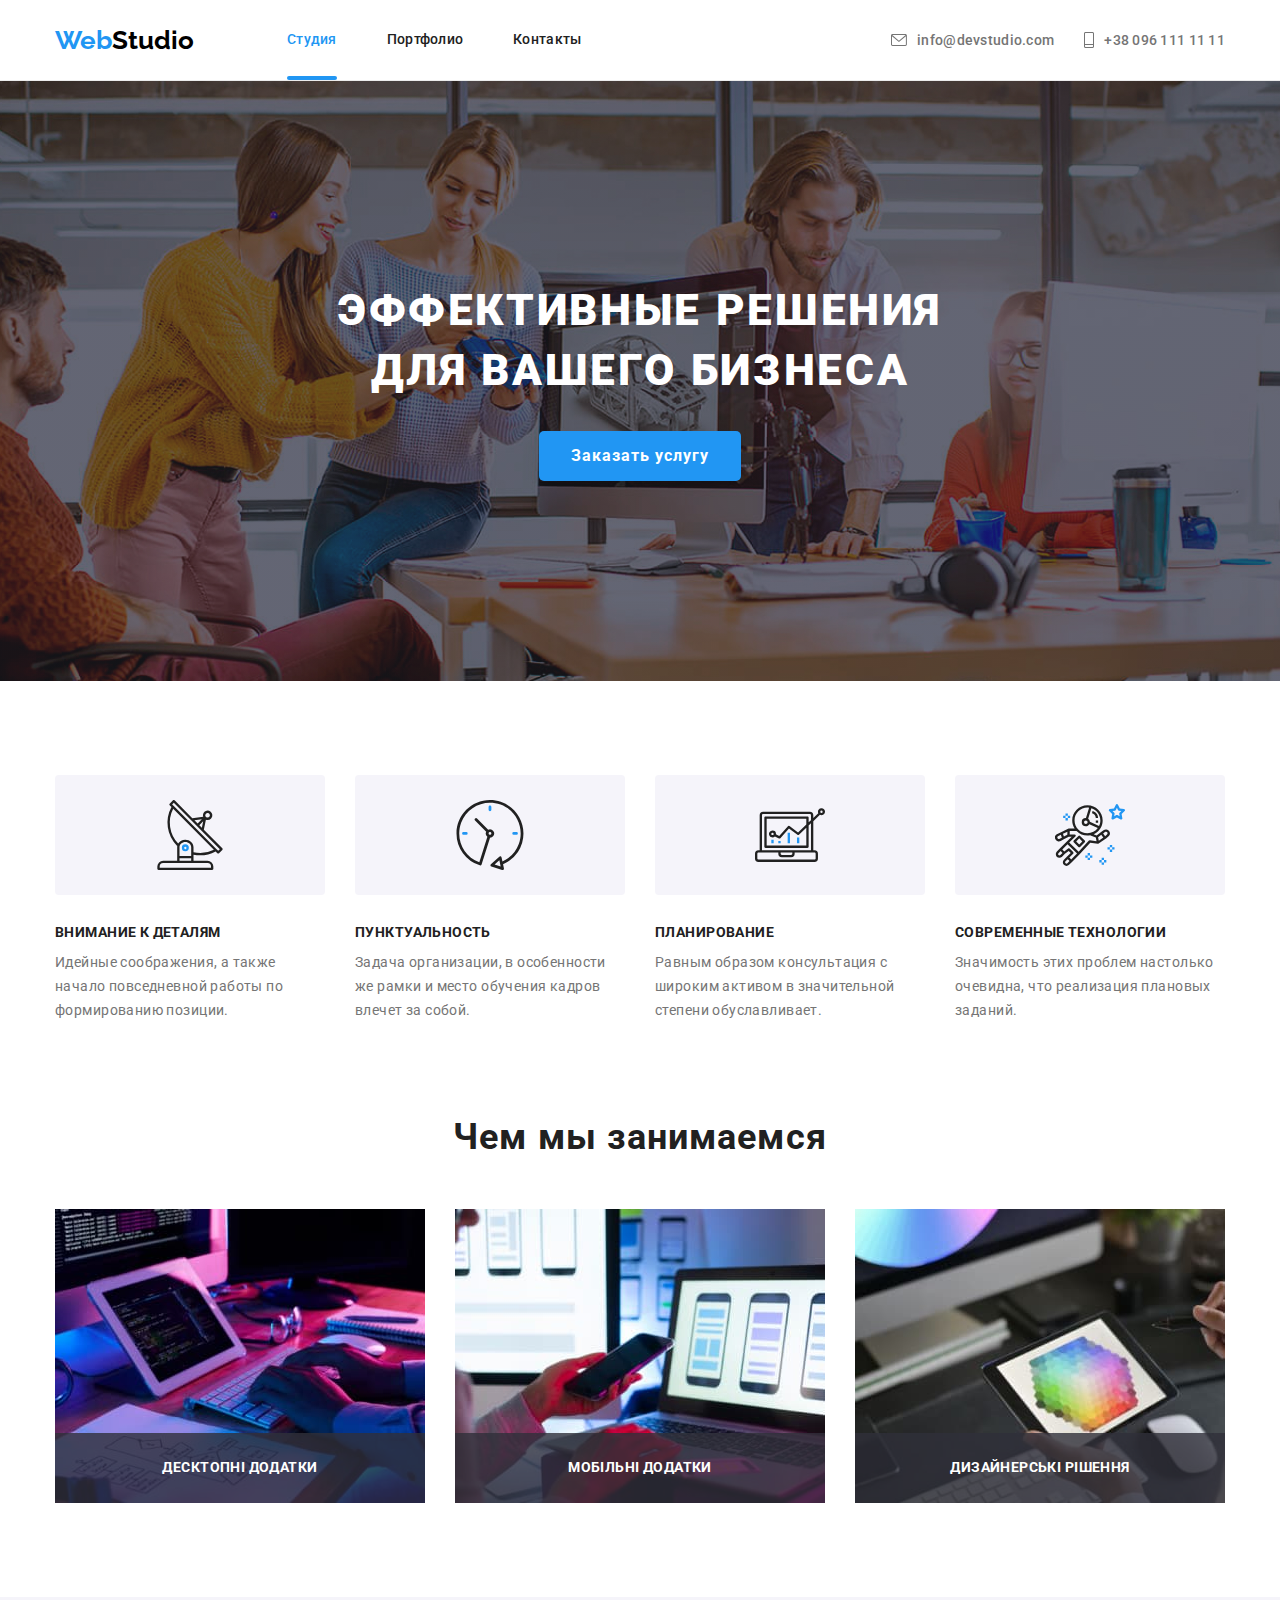
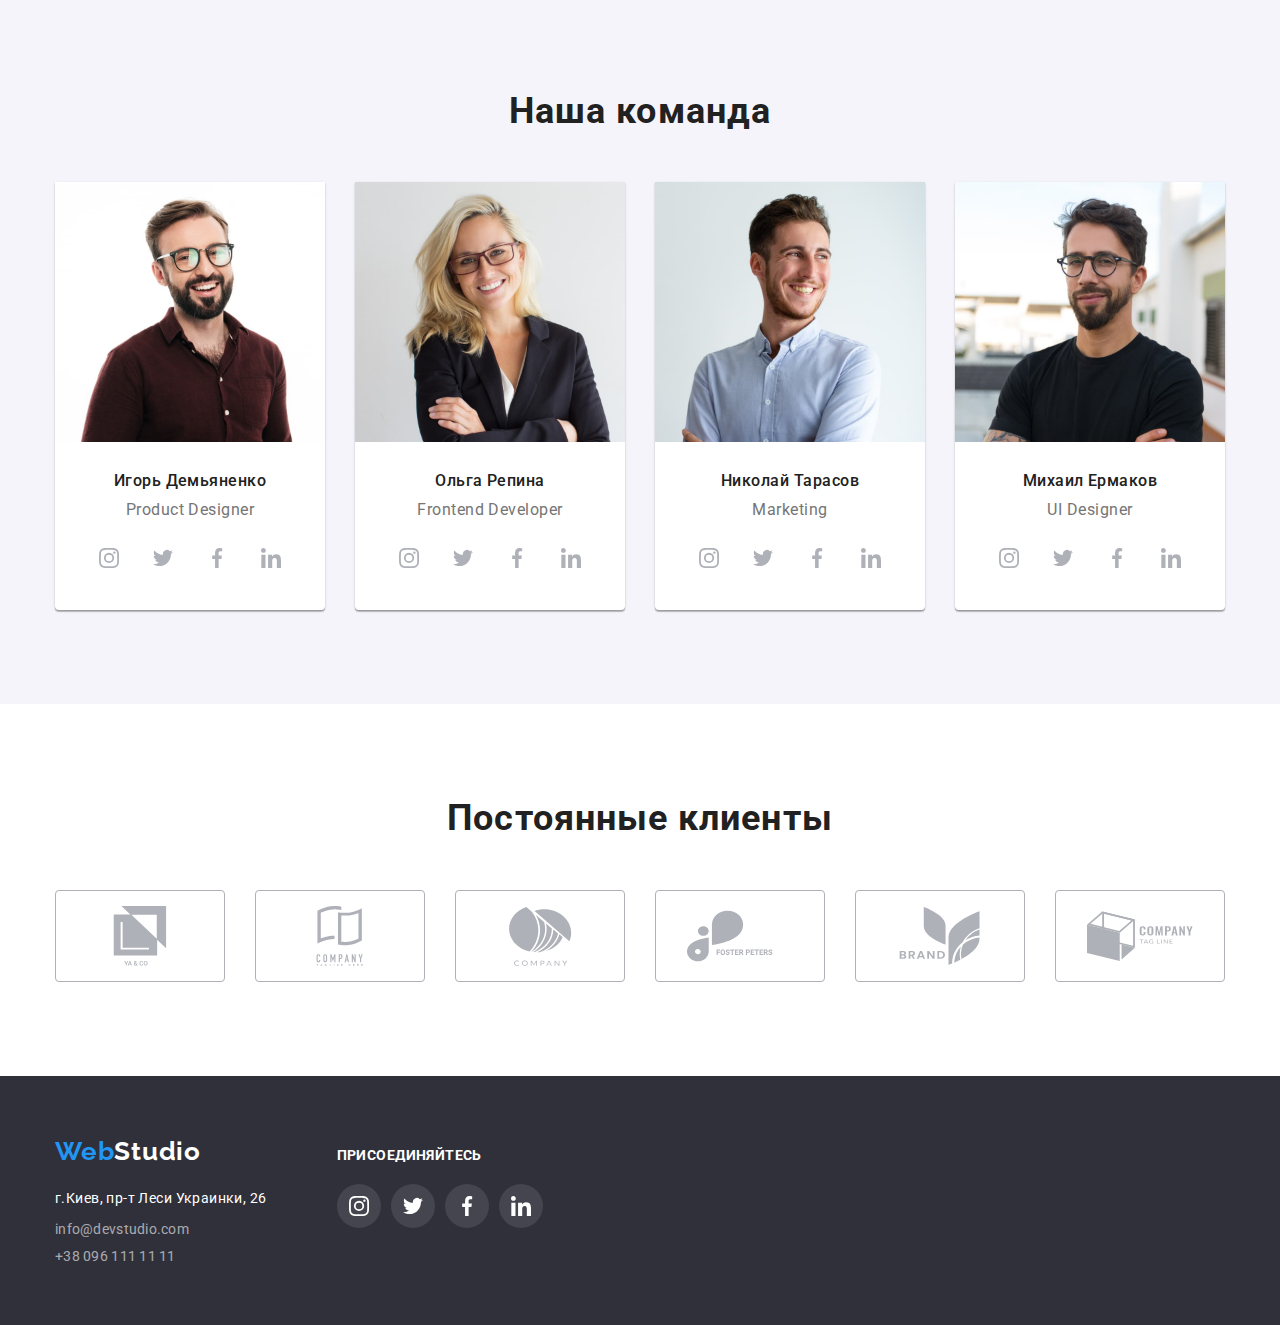
<file: index.html>
<!DOCTYPE html>
<html lang="ru">

<head>
  <meta charset="UTF-8" />
  <meta http-equiv="X-UA-Compatible" content="IE=edge" />
  <meta name="viewport" content="width=device-width, initial-scale=1.0" />
  <title>Веб студия</title>
  <link href="https://fonts.googleapis.com/css2?family=Raleway:wght@700&family=Roboto:wght@400;500;700;900&display=swap"
    rel="stylesheet" />
  <link rel="stylesheet"
    href="https://cdnjs.cloudflare.com/ajax/libs/modern-normalize/1.1.0/modern-normalize.min.css" />
  <link rel="stylesheet" href=" ./css/styles.css" />
</head>

<body>
  <!-- Шапка сайта -->
  <header class="header">
    <div class="container flex">
      <a class="logo" href="./index.html" lang="en"><span class="blue-logo">Web</span>Studio</a>
      <nav class="header-nav">
        <ul class="header-list list">
          <li class="header-list-item list">
            <a href="./index.html" class="header-link current-page link">Студия</a>
          </li>
          <li class="header-list-item list">
            <a href="./portfolio.html" class="header-link">Портфолио</a>
          </li>
          <li class="header-list-item list">
            <a href="#" class="header-link">Контакты</a>
          </li>
        </ul>
      </nav>

      <ul class="contacts">
        <li class="contact-list-item">
          <a href="mailto:info@devstudio.com" class="contacts-list-link">
            <svg class="contacts-icon" width="16" height="12">
              <use href="./images/icons-cont.svg#icon-envelope"></use>
            </svg>
            info@devstudio.com
          </a>
        </li>

        <li class="contact-list-item">
          <a href="tel:+380961111111" class="contacts-list-link">
            <svg class="contacts-icon" width="10" height="16">
              <use href="./images/icons-cont.svg#icon-Vector"></use>
            </svg>
            +38 096 111 11 11
          </a>
        </li>
      </ul>
    </div>
  </header>

  <main>
    <!--Герой-->
    <section class="hero">
      <div class="hero-content">
        <h1 class="hero-title">Эффективные решения для вашего бизнеса</h1>
        <button type="button" class="header-btn" data-modal-open>Заказать услугу</button>

      </div>
    </section>

    <!--Особенности-->
    <section class="page-sections">
      <div class="container">
        <h2 class="visually-hidden">Особенности студии</h2>

        <ul class="feauters-list list">
          <li class="feauter-item">
            <h3 class="feauter-sub-title">Внимание к деталям</h3>
            <p class="feauter-after-title">
              Идейные соображения, а также начало повседневной работы по формированию позиции.
            </p>
          </li>
          <li class="feauter-item">
            <h3 class="feauter-sub-title">Пунктуальность</h3>
            <p class="feauter-after-title">
              Задача организации, в особенности же рамки и место обучения кадров влечет за собой.
            </p>
          </li>
          <li class="feauter-item">
            <h3 class="feauter-sub-title">Планирование</h3>
            <p class="feauter-after-title">
              Равным образом консультация с широким активом в значительной степени обуславливает.
            </p>
          </li>
          <li class="feauter-item">
            <h3 class="feauter-sub-title">Современные технологии</h3>
            <p class="feauter-after-title">
              Значимость этих проблем настолько очевидна, что реализация плановых заданий.
            </p>
          </li>
        </ul>
      </div>
    </section>
    <!--Деятельность-->
    <section class="activity page-sections">
      <div class="container">
        <h2 class="activity-title">Чем мы занимаемся</h2>
        <ul class="activity-list list">
          <li class="activity-item">
            <img src="./images/about-img-1.jpeg" alt="software development" width="370" height="294" />
            <p class="activity-element">Десктопні додатки</p>
          </li>
          <li class="activity-item">
            <img src="./images/about-img-2.jpeg" alt="mobile application testing" width="370" height="294" />
            <p class="activity-element">Мобільні додатки</p>
          </li>

          <li class="activity-item">
            <img src="./images/about-img-3.jpeg" alt="working with the color palette" width="370" height="294" />
            <p class="activity-element">Дизайнерські рішення</p>
          </li>
        </ul>
      </div>
    </section>

    <!--Команда-->
    <section class="team page-sections">
      <div class="container">
        <h2 class="team-title">Наша команда</h2>
        <ul class="team-list list">
          <li class="team-item">
            <img src="./images/igor-img-1.jpeg" alt="Игорь Демьяненко" width="270" height="260" />
            <div class="team-box">
              <h3 class="team-item-title">Игорь Демьяненко</h3>
              <p class="team-item-text" lang="en">Product Designer</p>
              <ul class="team-soc list">
                <li class="team-soc-item">
                  <a href="" class="team-soc-link link">
                    <svg class="team-soc-icon" width="20" height="20">
                      <use href="./images/icons.svg#icon-instagram"></use>
                    </svg>
                  </a>
                </li>
                <li class="team-soc-item">
                  <a href="" class="team-soc-link link">
                    <svg class="team-soc-icon" width="20" height="20">
                      <use href="./images/icons.svg#icon-twitter"></use>
                    </svg>
                  </a>
                </li>
                <li class="team-soc-item">
                  <a href="" class="team-soc-link link">
                    <svg class="team-soc-icon" width="20" height="20">
                      <use href="./images/icons.svg#icon-facebook"></use>
                    </svg>
                  </a>
                </li>
                <li class="team-soc-item">
                  <a href="" class="team-soc-link link">
                    <svg class="team-soc-icon" width="20" height="20">
                      <use href="./images/icons.svg#icon-linkedin"></use>
                    </svg>
                  </a>
                </li>
              </ul>
            </div>
          </li>
          <li class="team-item">
            <img src="./images/olga-img2.jpeg" alt="Ольга Репина" width="270" height="260" />
            <div class="team-box">
              <h3 class="team-item-title">Ольга Репина</h3>
              <p class="team-item-text" lang="en">Frontend Developer</p>
              <ul class="team-soc list">
                <li class="team-soc-item">
                  <a href="" class="team-soc-link link">
                    <svg class="team-soc-icon" width="20" height="20">
                      <use href="./images/icons.svg#icon-instagram"></use>
                    </svg>
                  </a>
                </li>
                <li class="team-soc-item">
                  <a href="" class="team-soc-link link">
                    <svg class="team-soc-icon" width="20" height="20">
                      <use href="./images/icons.svg#icon-twitter"></use>
                    </svg>
                  </a>
                </li>
                <li class="team-soc-item">
                  <a href="" class="team-soc-link link">
                    <svg class="team-soc-icon" width="20" height="20">
                      <use href="./images/icons.svg#icon-facebook"></use>
                    </svg>
                  </a>
                </li>
                <li class="team-soc-item">
                  <a href="" class="team-soc-link link">
                    <svg class="team-soc-icon" width="20" height="20">
                      <use href="./images/icons.svg#icon-linkedin"></use>
                    </svg>
                  </a>
                </li>
              </ul>
            </div>
          </li>
          <li class="team-item">
            <img src="./images/nikolay-img3.jpeg" alt="Николай Тарасов" width="270" height="260" />
            <div class="team-box">
              <h3 class="team-item-title">Николай Тарасов</h3>
              <p class="team-item-text" lang="en">Marketing</p>
              <ul class="team-soc list">
                <li class="team-soc-item">
                  <a href="" class="team-soc-link link">
                    <svg class="team-soc-icon" width="20" height="20">
                      <use href="./images/icons.svg#icon-instagram"></use>
                    </svg>
                  </a>
                </li>
                <li class="team-soc-item">
                  <a href="" class="team-soc-link link">
                    <svg class="team-soc-icon" width="20" height="20">
                      <use href="./images/icons.svg#icon-twitter"></use>
                    </svg>
                  </a>
                </li>
                <li class="team-soc-item">
                  <a href="" class="team-soc-link link">
                    <svg class="team-soc-icon" width="20" height="20">
                      <use href="./images/icons.svg#icon-facebook"></use>
                    </svg>
                  </a>
                </li>
                <li class="team-soc-item">
                  <a href="" class="team-soc-link link">
                    <svg class="team-soc-icon" width="20" height="20">
                      <use href="./images/icons.svg#icon-linkedin"></use>
                    </svg>
                  </a>
                </li>
              </ul>
            </div>
          </li>
          <li class="team-item">
            <img src="./images/mykhail-img4.jpeg" alt="Михаил Ермаков" width="270" height="260" />
            <div class="team-box">
              <h3 class="team-item-title">Михаил Ермаков</h3>
              <p class="team-item-text" lang="en">UI Designer</p>
              <ul class="team-soc list">
                <li class="team-soc-item">
                  <a href="" class="team-soc-link link">
                    <svg class="team-soc-icon" width="20" height="20">
                      <use href="./images/icons.svg#icon-instagram"></use>
                    </svg>
                  </a>
                </li>
                <li class="team-soc-item">
                  <a href="" class="team-soc-link link">
                    <svg class="team-soc-icon" width="20" height="20">
                      <use href="./images/icons.svg#icon-twitter"></use>
                    </svg>
                  </a>
                </li>
                <li class="team-soc-item">
                  <a href="" class="team-soc-link link">
                    <svg class="team-soc-icon" width="20" height="20">
                      <use href="./images/icons.svg#icon-facebook"></use>
                    </svg>
                  </a>
                </li>
                <li class="team-soc-item">
                  <a href="" class="team-soc-link link">
                    <svg class="team-soc-icon" width="20" height="20">
                      <use href="./images/icons.svg#icon-linkedin"></use>
                    </svg>
                  </a>
                </li>
              </ul>
            </div>
          </li>
        </ul>
      </div>
    </section>
    <section class="regular-clients">
      <div class="container">
        <h2 class="regular-clients-title">Постоянные клиенты</h2>
        <ul class="regular-clients-list list">
          <li class="regular-clients-item">
            <a href="" class="regular-clients-link link">
              <svg class="regular-clients-icon" width="106" height="60">
                <use href="./images/logo-defs.svg#icon-Logo1"></use>
              </svg>
            </a>
          </li>
          <li class="regular-clients-item">
            <a href="" class="regular-clients-link link">
              <svg class="regular-clients-icon" width="106" height="60">
                <use href="./images/logo-defs.svg#icon-Logo2"></use>
              </svg>
            </a>
          </li>
          <li class="regular-clients-item">
            <a href="" class="regular-clients-link link">
              <svg class="regular-clients-icon" width="106" height="60">
                <use href="./images/logo-defs.svg#icon-Logo3"></use>
              </svg>
            </a>
          </li>
          <li class="regular-clients-item">
            <a href="" class="regular-clients-link link">
              <svg class="regular-clients-icon" width="106" height="60">
                <use href="./images/logo-defs.svg#icon-Logo4"></use>
              </svg>
            </a>
          </li>
          <li class="regular-clients-item">
            <a href="" class="regular-clients-link link">
              <svg class="regular-clients-icon" width="106" height="60">
                <use href="./images/logo-defs.svg#icon-Logo5"></use>
              </svg>
            </a>
          </li>
          <li class="regular-clients-item">
            <a href="" class="regular-clients-link link">
              <svg class="regular-clients-icon" width="106" height="60">
                <use href="./images/logo-defs.svg#icon-Logo6"></use>
              </svg>
            </a>
          </li>
        </ul>
      </div>
    </section>
  </main>

  <!----- Логотип ---------->
  <footer class="footer">
    <div class="container">
      <div class="footer-contacts">
        <a class="footer-logo" href="./index.html" lang="en"> Web<span class="logo-text">Studio</span></a>
        <!-------Адрес------>
        <address class="address">
          <ul class="contact-list list">
            <li class="footer-address">
              <a class="address-link" href="https://goo.gl/maps/TaNnJPtCBs2FAHwr9" target="_blank"
                rel="noopener nofolow noreferrer">
                г.Киев, пр-т Леси Украинки, 26
              </a>
            </li>
            <li class="footer-item">
              <a href="mailto:info@devstudio.com" class="footer-mail link">info@devstudio.com</a>
            </li>
            <li class="footer-item">
              <a href="tel:+380961111111" class="footer-tel link">+38 096 111 11 11</a>
            </li>
          </ul>
        </address>
      </div>
      <div class="join-us">
        <p class="join-us-title">ПРИСОЕДИНЯЙТЕСЬ</p>
        <ul class="join-us-list list">
          <li class="join-us-item">
            <a href="" class="join-us-link link">
              <svg class="join-us-icon" width="20" height="20">
                <use href="./images/icons.svg#icon-instagram"></use>
              </svg>
            </a>
          </li>
          <li class="join-us-item">
            <a href="" class="join-us-link link">
              <svg class="join-us-icon" width="20" height="20">
                <use href="./images/icons.svg#icon-twitter"></use>
              </svg>
            </a>
          </li>
          <li class="join-us-item">
            <a href="" class="join-us-link link">
              <svg class="join-us-icon" width="20" height="20">
                <use href="./images/icons.svg#icon-facebook"></use>
              </svg>
            </a>
          </li>
          <li class="join-us-item">
            <a href="" class="join-us-link link">
              <svg class="join-us-icon" width="20" height="20">
                <use href="./images/icons.svg#icon-linkedin"></use>
              </svg>
            </a>
          </li>
        </ul>
      </div>
    </div>
  </footer>
  <div class="backdrop is-hidden" data-modal>
    <div class="modal">
      <button type="button" class="close-button" data-modal-close>
        <svg class="close-icon" width="18" height="18">
          <use href="./images/icomoonVector/symbol-defs.svg#icon-Vector-1"></use>
        </svg>
      </button>
      <p class="modal-title">Залиште свої дані,ми вам передзвонимо</p>
      <form class="modal-form">
        <div class="modal-field">
          <label class="modal-form" for="name">Ім'я</label>
          <input type="text" name="name" id="name" class="modal-input" required />
        </div>
        <div class="modal-field">
          <label class="modal-form" for="tel">Телефон</label>
          <input type="tel" name="tel" id="tel" class="modal-input" required />
        </div>
        <div class="modal-field">
          <label class="modal-form" for="email">Пошта</label>
          <input type="email" name="email" id="email" class="modal-input" required />
        </div>
        <div class="modal-field">
          <label class="modal-form" for="text">Коментар</label>
          <textarea name="text" id="text" placeholder="Введіть текст" class="modal-text"></textarea>
        </div>

        <button type="submit">Відправити</button>
      </form>
    </div>
  </div>
  <script src="./js/modal.js"></script>
</body>

</html>
</file>
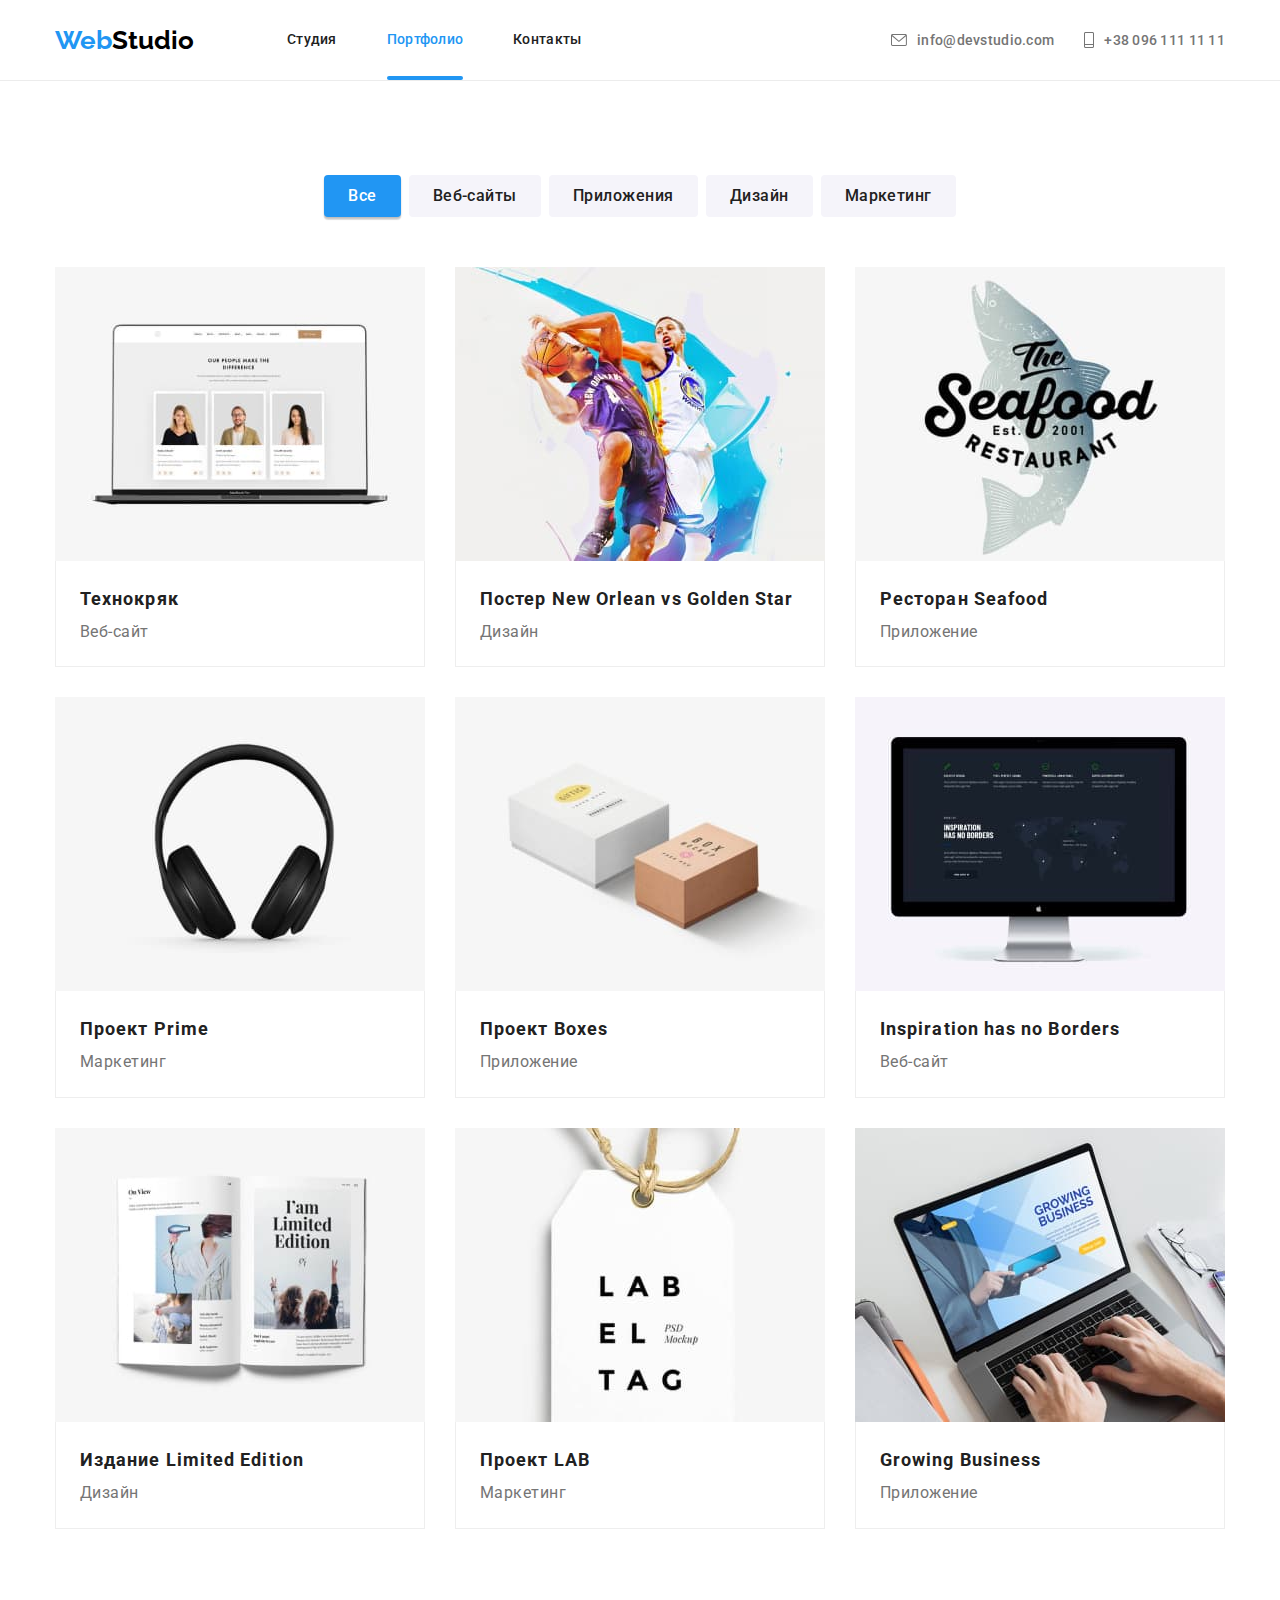
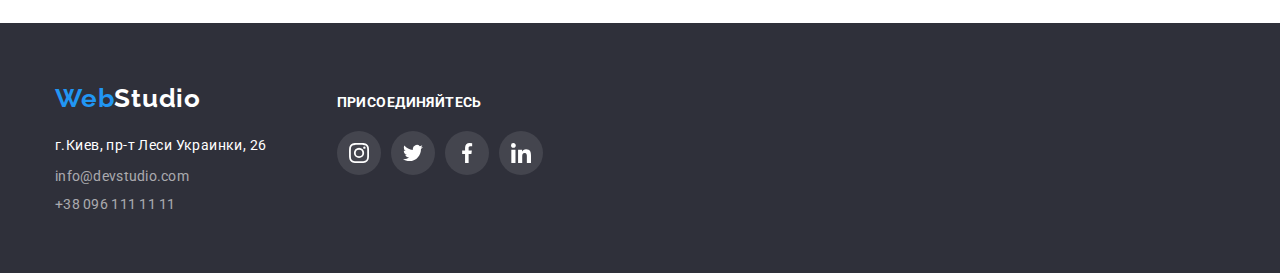
<file: portfolio.html>
<!DOCTYPE html>
<html lang="ru">

<head>
  <meta charset="UTF-8" />
  <meta http-equiv="X-UA-Compatible" content="IE=edge" />
  <meta name="viewport" content="width=device-width, initial-scale=1.0" />

  <link rel="preconnect" href="http://fonts.googleapis.com" />
  <link rel="preconnect" href="http://fonts.gstatic.com" crossorigin />

  <link href="https://fonts.googleapis.com/css2?family=Raleway:wght@700&family=Roboto:wght@400;500;700;900&display=swap"
    rel="stylesheet" />
  <link rel="stylesheet"
    href="https://cdnjs.cloudflare.com/ajax/libs/modern-normalize/1.1.0/modern-normalize.min.css" />
  <link rel="stylesheet" href=" ./css/styles.css" />

  <title>Портфолио</title>
</head>

<body>
  <!----------Header------------>
  <header class="header">
    <div class="container flex">
      <a lang="en" class="logo" href="./index.html"><span class="blue-logo">Web</span>Studio</a>
      <nav class="header-nav">
        <ul class="header-list list">
          <li class="header-list-item list">
            <a href="./index.html" class="header-link">Студия</a>
          </li>
          <li class="header-list-item">
            <a href="./portfolio.html" class="header-link current-page link">Портфолио</a>
          </li>
          <li class="header-list-item list">
            <a href="#" class="header-link">Контакты</a>
          </li>
        </ul>
      </nav>

      <ul class="contacts">
        <li class="contact-list-item">
          <a href="mailto:info@devstudio.com" class="contacts-list-link">
            <svg class="contacts-icon" width="16" height="12">
              <use href="./images/icons-cont.svg#icon-envelope"></use>
            </svg>
            info@devstudio.com
          </a>
        </li>

        <li class="contact-list-item">
          <a href="tel:+380961111111" class="contacts-list-link">
            <svg class="contacts-icon" width="10" height="16">
              <use href="./images/icons-cont.svg#icon-Vector"></use>
            </svg>
            +38 096 111 11 11
          </a>
        </li>
      </ul>
    </div>
  </header>
  <!----------Main--------->
  <main>
    <!---------Кнопки фильтры------------->
    <section class="page-sections">
      <div class="container">
        <h1 class="visually-hidden">Портфолио</h1>
        <ul class="btn-list list">
          <li class="btn-item">
            <button type="button" class="portfolio-btn primary">Все</button>
          </li>
          <li class="btn-item"><button type="button" class="portfolio-btn">Веб-сайты</button></li>
          <li class="btn-item">
            <button type="button" class="portfolio-btn">Приложения</button>
          </li>
          <li class="btn-item"><button type="button" class="portfolio-btn">Дизайн</button></li>
          <li class="btn-item"><button type="button" class="portfolio-btn">Маркетинг</button></li>
        </ul>

        <!---------  Портфолио ------------>

        <ul class="portfolio-list list">
          <!--------- проект 1  ---------->
          <li class="portfolio-item">
            <a href="" class="portfolio-icon link">
              <div class="portfolio-overlay">
                <img src="./images/img-techno.jpeg" alt="employees" width="370" height="294" />
                <p class="portfolio-text">
                  Ресурс пропонує комплексні пропозиції з різним рівнем функціоналу та сервісів.
                  Все це дозволить відвідувачу отримати вичерпні відомості про компанію чи
                  приватну особу.
                </p>
              </div>

              <div class="portfolio-box">
                <h2 class="portfolio-title">Технокряк</h2>
                <p id="website" class="portfolio-type">Веб-сайт</p>
              </div>
            </a>
          </li>
          <!-------- проект 2 ----------->
          <li class="portfolio-item">
            <a href="" class="portfolio-icon link">
              <div class="portfolio-overlay">
                <img src="./images/img-poster.jpeg" alt="basketball" width="370" height="294" />
                <p class="portfolio-text">
                  Ресурс пропонує комплексні пропозиції з різним рівнем функціоналу та сервісів.
                  Все це дозволить відвідувачу отримати вичерпні відомості про компанію чи
                  приватну особу.
                </p>
              </div>

              <div class="portfolio-box">
                <h2 class="portfolio-title">
                  Постер
                  <span lang="en">New Orlean vs Golden Star</span>
                </h2>
                <p class="portfolio-type">Дизайн</p>
              </div>
            </a>
          </li>
          <!---------- проект 3 ----------->
          <li class="portfolio-item">
            <a href="" class="portfolio-icon link">
              <div class="portfolio-overlay">
                <img src="./images/img-seafood.jpeg" alt="restaurant seafood" width="370" height="294" />
                <p class="portfolio-text">
                  Ресурс пропонує комплексні пропозиції з різним рівнем функціоналу та сервісів.
                  Все це дозволить відвідувачу отримати вичерпні відомості про компанію чи
                  приватну особу.
                </p>
              </div>
              <div class="portfolio-box">
                <h2 class="portfolio-title">
                  Ресторан
                  <span lang="en">Seafood</span>
                </h2>
                <p class="portfolio-type">Приложение</p>
              </div>
            </a>
          </li>
          <!---------- проект 4  ----------->
          <li class="portfolio-item">
            <a href="" class="portfolio-icon link">
              <div class="portfolio-overlay">
                <img src="./images/img-prime.jpeg" alt="headphone" width="370" height="294" />
                <p class="portfolio-text">
                  Ресурс пропонує комплексні пропозиції з різним рівнем функціоналу та сервісів.
                  Все це дозволить відвідувачу отримати вичерпні відомості про компанію чи
                  приватну особу.
                </p>
              </div>
              <div class="portfolio-box">
                <h2 class="portfolio-title">
                  Проект
                  <span lang="en">Prime</span>
                </h2>
                <p class="portfolio-type">Маркетинг</p>
              </div>
            </a>
          </li>
          <!----------  проект 5  ----------->
          <li class="portfolio-item">
            <a href="" class="portfolio-icon link">
              <div class="portfolio-overlay">
                <img src="./images/img-boxes.jpeg" alt="boxes" width="370" height="294" />
                <p class="portfolio-text">
                  Ресурс пропонує комплексні пропозиції з різним рівнем функціоналу та сервісів.
                  Все це дозволить відвідувачу отримати вичерпні відомості про компанію чи
                  приватну особу.
                </p>
              </div>
              <div class="portfolio-box">
                <h2 class="portfolio-title">
                  Проект
                  <span lang="en">Boxes</span>
                </h2>
                <p class="portfolio-type">Приложение</p>
              </div>
            </a>
          </li>
          <!----------  проект 6   ----------->
          <li class="portfolio-item">
            <a href="" class="portfolio-icon link">
              <div class="portfolio-overlay">
                <img src="./images/img-borders.jpeg" alt="mac monitor" width="370" height="294" />
                <p class="portfolio-text">
                  Ресурс пропонує комплексні пропозиції з різним рівнем функціоналу та сервісів.
                  Все це дозволить відвідувачу отримати вичерпні відомості про компанію чи
                  приватну особу.
                </p>
              </div>
              <div class="portfolio-box">
                <h2 class="portfolio-title">Inspiration has no Borders</h2>
                <p class="portfolio-type">Веб-сайт</p>
              </div>
            </a>
          </li>
          <!---------- проект 7 ----------->
          <li class="portfolio-item">
            <a href="" class="portfolio-icon link">
              <div class="portfolio-overlay">
                <img src="./images/img-Limited.jpeg" alt="magazine" width="370" height="294" />
                <p class="portfolio-text">
                  Ресурс пропонує комплексні пропозиції з різним рівнем функціоналу та сервісів.
                  Все це дозволить відвідувачу отримати вичерпні відомості про компанію чи
                  приватну особу.
                </p>
              </div>
              <div class="portfolio-box">
                <h2 class="portfolio-title">
                  Издание
                  <span lang="en">Limited Edition</span>
                </h2>
                <p class="portfolio-type">Дизайн</p>
              </div>
            </a>
          </li>
          <!----------  проект 8 ----------->
          <li class="portfolio-item">
            <a href="" class="portfolio-icon link">
              <div class="portfolio-overlay">
                <img src="./images/img-lab.jpeg" alt="label" width="370" height="294" />
                <p class="portfolio-text">
                  Ресурс пропонує комплексні пропозиції з різним рівнем функціоналу та сервісів.
                  Все це дозволить відвідувачу отримати вичерпні відомості про компанію чи
                  приватну особу.
                </p>
              </div>
              <div class="portfolio-box">
                <h2 class="portfolio-title">
                  Проект
                  <span lang="en">LAB</span>
                </h2>
                <p class="portfolio-type">Маркетинг</p>
              </div>
            </a>
          </li>
          <!----------  проект 9 ----------->
          <li class="portfolio-item">
            <a href="" class="portfolio-icon link">
              <div class="portfolio-overlay">
                <img src="./images/img-busines.jpeg" alt="arms on the laptop" width="370" height="294" />
                <p class="portfolio-text">
                  Ресурс пропонує комплексні пропозиції з різним рівнем функціоналу та сервісів.
                  Все це дозволить відвідувачу отримати вичерпні відомості про компанію чи
                  приватну особу.
                </p>
              </div>
              <div class="portfolio-box">
                <h2 class="portfolio-title">Growing Business</h2>
                <p class="portfolio-type">Приложение</p>
              </div>
            </a>
          </li>
        </ul>
      </div>
    </section>
  </main>
  <!----- Футер ------->
  <footer class="footer">
    <div class="container">
      <div class="footer-contacts">
        <a class="footer-logo" href="./index.html" lang="en">Web<span class="logo-text">Studio</span></a>
        <!-------Адрес------>
        <address class="address">
          <ul class="contact-list list">
            <li class="footer-address">
              <a class="address-link" href="https://goo.gl/maps/TaNnJPtCBs2FAHwr9" target="_blank"
                rel="noopener nofolow noreferrer">
                г.Киев, пр-т Леси Украинки, 26
              </a>
            </li>
            <li class="footer-item">
              <a href="mailto:info@devstudio.com" class="footer-mail link">info@devstudio.com</a>
            </li>
            <li class="footer-item">
              <a href="tel:+380961111111" class="footer-tel link">+38 096 111 11 11</a>
            </li>
          </ul>
        </address>
      </div>
      <div class="join-us">
        <p class="join-us-title">ПРИСОЕДИНЯЙТЕСЬ</p>
        <ul class="join-us-list list">
          <li class="join-us-item">
            <a href="" class="join-us-link link">
              <svg class="join-us-icon" width="20" height="20">
                <use href="./images/icons.svg#icon-instagram"></use>
              </svg>
            </a>
          </li>
          <li class="join-us-item">
            <a href="" class="join-us-link link">
              <svg class="join-us-icon" width="20" height="20">
                <use href="./images/icons.svg#icon-twitter"></use>
              </svg>
            </a>
          </li>
          <li class="join-us-item">
            <a href="" class="join-us-link link">
              <svg class="join-us-icon" width="20" height="20">
                <use href="./images/icons.svg#icon-facebook"></use>
              </svg>
            </a>
          </li>
          <li class="join-us-item">
            <a href="" class="join-us-link link">
              <svg class="join-us-icon" width="20" height="20">
                <use href="./images/icons.svg#icon-linkedin"></use>
              </svg>
            </a>
          </li>
        </ul>
      </div>
    </div>
  </footer>
</body>

</html>
</file>
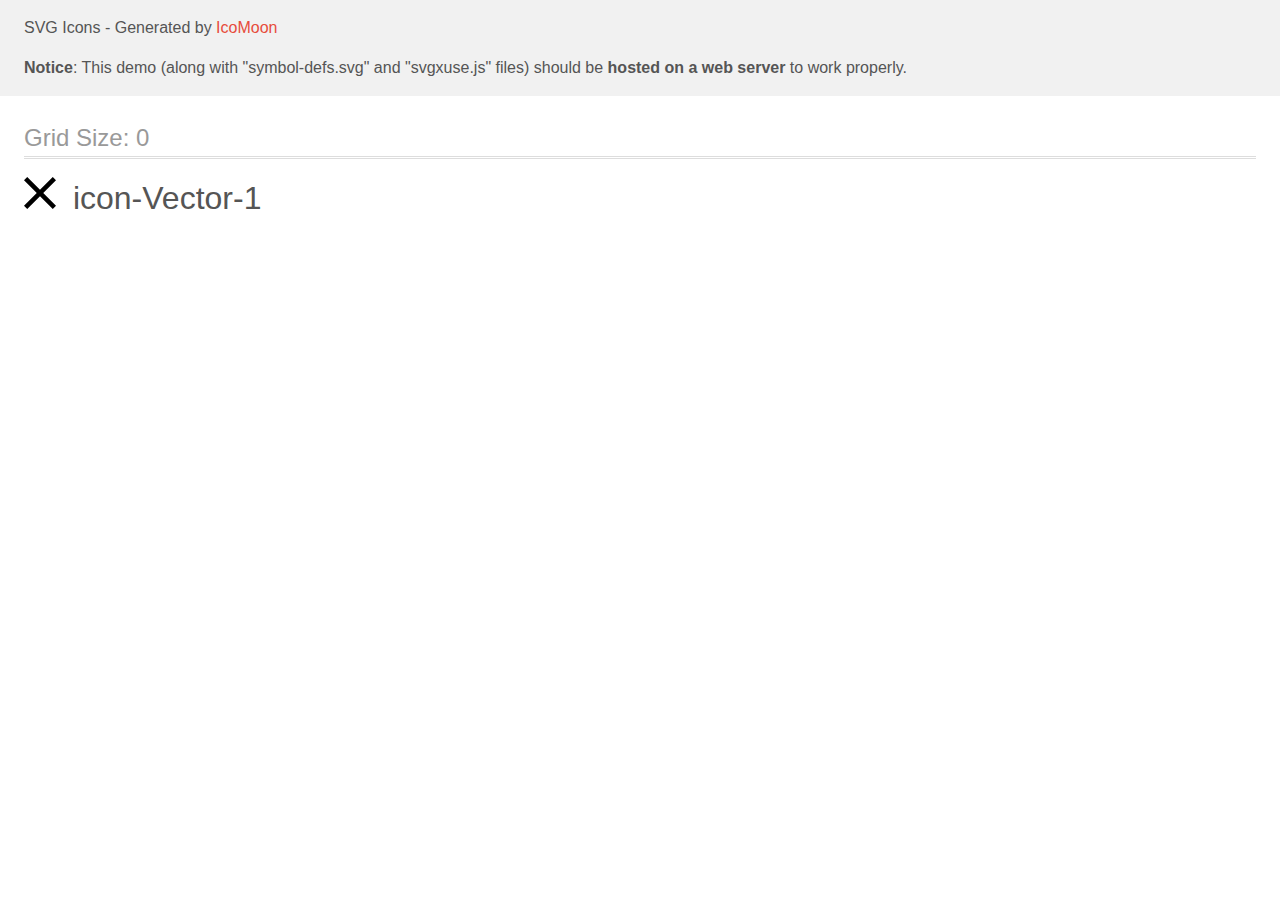
<file: images/icomoonVector/demo-external-svg.html>
<!doctype html>
<html>
<head>
    <title>IcoMoon - SVG Icons</title>
    <meta charset="utf-8">
    <meta name="viewport" content="width=device-width, initial-scale=1">
    <link rel="stylesheet" href="demo-files/demo.css">
    <link rel="stylesheet" href="style.css">
</head>
<body>
<header class="bgc1 clearfix">
<div class="mhl">
    <p>SVG Icons - Generated by <a href="https://icomoon.io/app">IcoMoon</a></p><p><strong>Notice</strong>: This demo (along with "symbol-defs.svg" and "svgxuse.js" files) should be <b>hosted on a web server</b> to work properly.</p>
</div>
</header>
    <div class="clearfix mhl ptl">
        <h1 class="mvm mtn fgc1">Grid Size: 0</h1>
        <div class="glyph fs1">
            <div class="clearfix pbs">
                <svg class="icon icon-Vector-1"><use xlink:href="symbol-defs.svg#icon-Vector-1"></use></svg><span class="name"> icon-Vector-1</span>
            </div>
        </div>
  </div>
<script defer src="svgxuse.js"></script>
</body>
</html>
</file>
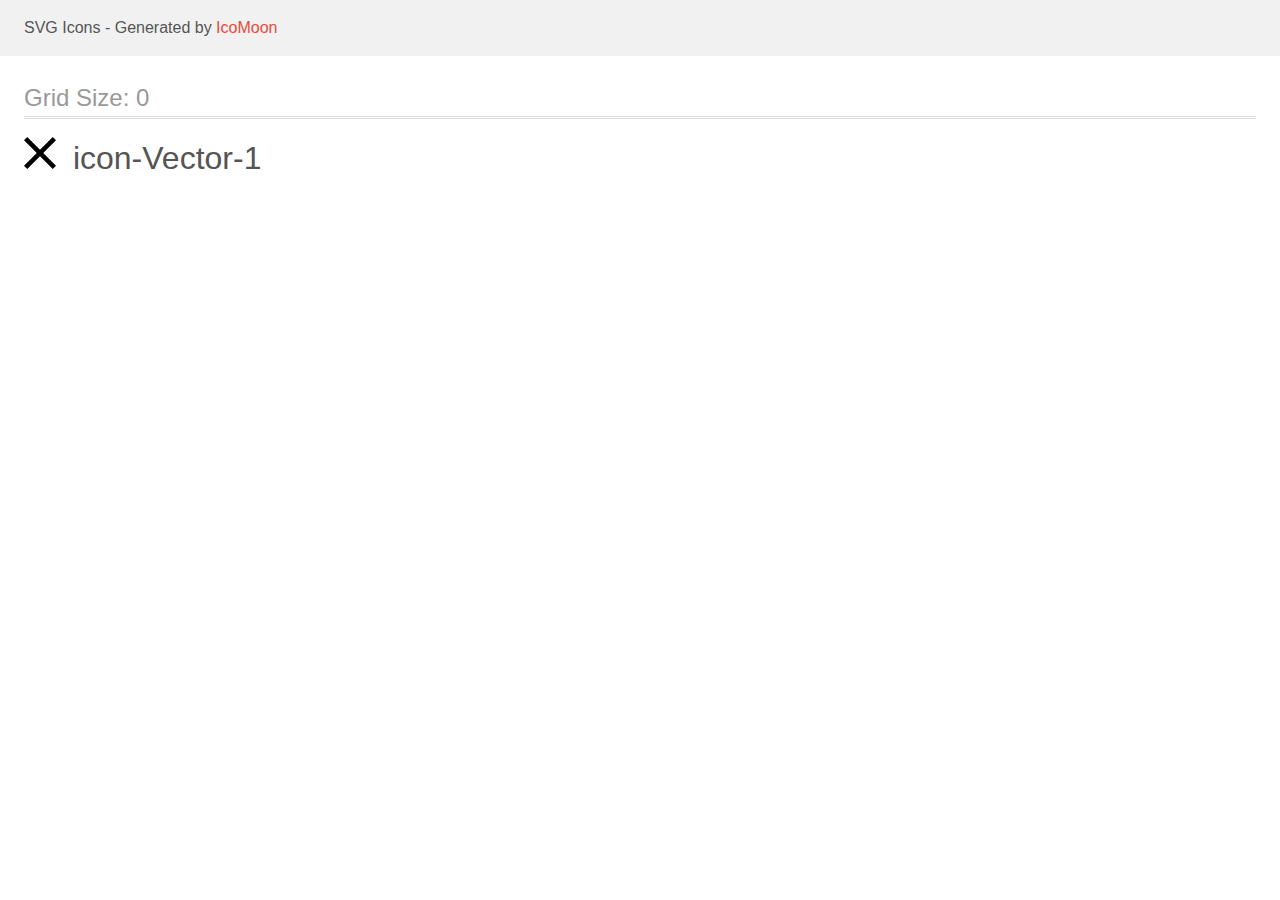
<file: images/icomoonVector/demo.html>
<!doctype html>
<html>
<head>
    <title>IcoMoon - SVG Icons</title>
    <meta charset="utf-8">
    <meta name="viewport" content="width=device-width, initial-scale=1">
    <link rel="stylesheet" href="demo-files/demo.css">
    <link rel="stylesheet" href="style.css">
</head>
<body>
<svg aria-hidden="true" style="position: absolute; width: 0; height: 0; overflow: hidden;" version="1.1" xmlns="http://www.w3.org/2000/svg" xmlns:xlink="http://www.w3.org/1999/xlink">
<defs>
<symbol id="icon-Vector-1" viewBox="0 0 32 32">
<path d="M32 3.223l-3.223-3.223-12.777 12.777-12.777-12.777-3.223 3.223 12.777 12.777-12.777 12.777 3.223 3.223 12.777-12.777 12.777 12.777 3.223-3.223-12.777-12.777 12.777-12.777z"></path>
</symbol>
</defs>
</svg>

<header class="bgc1 clearfix">
<div class="mhl">
    <p>SVG Icons - Generated by <a href="https://icomoon.io/app">IcoMoon</a></p>
</div>
</header>
    <div class="clearfix mhl ptl">
        <h1 class="mvm mtn fgc1">Grid Size: 0</h1>
        <div class="glyph fs1">
            <div class="clearfix pbs">
                <svg class="icon icon-Vector-1"><use xlink:href="#icon-Vector-1"></use></svg><span class="name"> icon-Vector-1</span>
            </div>
        </div>
  </div>
<script defer src="svgxuse.js"></script>
</body>
</html>
</file>
<file: css/styles.css>
:root {
  /*------------Цвет шрифта----------------*/
  --primary-text-color: #757575;
  --black-text-color: #000000;
  --secondary-text-color: rgba(255, 255, 255, 0.6);
  --select-color: #2196f3;
  --title-text-color: #212121;
  --white-text-color: rgba(255, 255, 255, 1);
  --accent-color: #188ce8;

  /*----- Цвет фона, кнопок------*/
  --header-border-line: #ececec;
  --primary-bgc: rgba(255, 255, 255, 1);
  --secondary-bgc: #2f303a;
  --background-btn: #f5f4fa;
  --feauters-bgc: #f5f5f5;
  --background-project-list: #eeeeee;
  --background-team: #f5f4fa;
  --icon-color: #afb1b8;
  --color-gradient: rgba(47, 48, 58, 0.4);
  --white-bgc: #ffffff;
}

body {
  font-family: 'Roboto', sans-serif;
}
ul {
  list-style: none;
  margin: 0;
  padding: 0;
}

a {
  margin: 0;
  padding: 0;
}

h1,
h2,
h3,
h4,
h5,
h6,
p {
  margin: 0;
}
img {
  display: block;
  max-width: 100%;
  height: auto;
}
.list {
  list-style: none;
}
.section {
  padding-top: 94px;
  padding-bottom: 94px;
}
/*-----------------HEADER-------------*/
.container {
  width: 1200px;
  padding-left: 15px;
  padding-right: 15px;

  margin-left: auto;
  margin-right: auto;
}

.flex {
  display: flex;
}

.header {
  display: flex;
  align-items: center;
  border-bottom: 1px solid var(--header-border-line);
}
.header > .container {
  display: flex;
  align-items: center;
}

.logo {
  padding: 24px 0;
  margin: 0;
  text-align: center;
  font-family: 'Raleway';
  font-weight: 700;
  font-size: 26px;
  line-height: 1.19;

  text-decoration: none;
  color: var(--black-text-color);
}

.header-nav {
  display: flex;
  margin-left: 93px;

  align-items: center;
  margin-right: auto;
}

.header-list {
  display: flex;
}

.blue-logo {
  color: var(--select-color);
  padding: 0;
}

.header-link.current-page {
  color: var(--select-color);
  text-decoration: none;
}
.current-page {
  color: var(--select-color);
  position: relative;
}

.current-page::after {
  content: '';
  position: absolute;
  left: 0;
  bottom: 0;
  display: block;
  width: 100%;
  height: 4px;
  border-radius: 2px;
  background-color: var(--select-color);
}

.header-link {
  display: block;
  padding: 32px 0;

  font-weight: 500;
  font-size: 14px;
  line-height: 1.14;
  letter-spacing: 0.02em;
  text-decoration: none;
  color: var(--title-text-color);
  transition: color 250ms cubic-bezier(0.4, 0, 0.2, 1);
}

.current-page,
.header-link:hover,
.header-link:focus,
.contacts-list-link:hover,
.contacts-list-link:focus {
  color: var(--select-color);
}

.contacts {
  display: flex;
  gap: 30px;
  margin-left: auto;
}
.header-list-item:not(:last-child) {
  margin-right: 50px;
}
.contacts-list-link {
  display: flex;
  padding: 32px 0;
  align-items: center;
  font-weight: 500;
  font-size: 14px;
  line-height: 16px;
  letter-spacing: 0.02em;
  text-decoration: none;
  color: var(--primary-text-color);
  transition: color 250ms cubic-bezier(0.4, 0, 0.2, 1);
}
.contacts-icon {
  display: inline-block;
  margin-right: 10px;
  fill: currentColor;
}

/*---------------------------HERO-------------------*/

.hero {
  max-width: 1600px;
  height: 600px;
  background: var(--secondary-bgc);
  padding: 200px 0;
  margin-left: auto;
  margin-right: auto;

  text-align: center;

  background-image: linear-gradient(var(--color-gradient), var(--color-gradient)),
    url(../images/hero-st.jpeg);
  background-repeat: no-repeat;
  background-position: center;
  background-size: cover;
}

.hero-title {
  width: 696px;
  margin-top: 0;
  margin-right: auto;
  margin-left: auto;
  margin-bottom: 30px;

  font-weight: 900;
  font-size: 44px;
  line-height: 1.36;
  letter-spacing: 0.06em;
  text-transform: uppercase;
  color: var(--white-text-color);
}
.header-btn {
  padding: 10px 32px;
  margin: 0 auto;
  display: block;

  font-family: inherit;
  font-weight: 700;
  font-size: 16px;
  line-height: 1.87;
  letter-spacing: 0.06em;
  cursor: pointer;
  color: var(--white-text-color);
  background: var(--select-color);
  box-sizing: border-box;
  border-radius: 5px;
  border: none;
  min-width: 200px;
  height: 50px;
  box-shadow: 0px 4px 4px rgba(0, 0, 0, 0.15);
}
.header-btn:hover,
.header-btn:focus {
  background-color: var(--accent-color);
}

/*------- Портфолио -------*/
.page-sections {
  padding-top: 94px;
}
.btn-list {
  display: flex;
  gap: 8px;
  margin-bottom: 50px;
  justify-content: center;
}

.portfolio-btn {
  font-family: inherit;
  font-weight: 500;
  font-size: 16px;
  line-height: 1.6;
  letter-spacing: 0.03em;

  cursor: pointer;
  padding: 6px 22px;
  border-radius: 4px;
  border-color: transparent;
  transition: box-shadow 250ms cubic-bezier(0.4, 0, 0.2, 1),
    color 250ms cubic-bezier(0.4, 0, 0.2, 1), background-color 250ms cubic-bezier(0.4, 0, 0.2, 1);

  color: var(--title-text-color);
  background-color: var(--background-btn);
}
.primary,
.portfolio-btn:hover,
.portfolio-btn:focus {
  color: var(--white-text-color);
  background: var(--select-color);
  box-shadow: 0px 3px 1px rgba(0, 0, 0, 0.1), 0px 1px 2px rgba(0, 0, 0, 0.08),
    0px 2px 2px rgba(0, 0, 0, 0.12);
}
/* .primary {
  background: var(--select-color);
  color: var(--white-text-color);
  box-shadow: 0px 3px 1px rgba(0, 0, 0, 0.1), 0px 1px 2px rgba(0, 0, 0, 0.08),
    0px 2px 2px rgba(0, 0, 0, 0.12);
  border-radius: 4px;
} */
.portfolio-list {
  display: flex;
  flex-wrap: wrap;
  gap: 30px;
  row-gap: 30px;

  background: var(--primary-bgc);
}
.portfolio-item {
  flex-basis: calc((100% - 2 * 30px) / 3);
}
.portfolio-icon {
  text-decoration: none;
  display: block;
  outline: transparent;
  transition: transform 250ms cubic-bezier(0.4, 0, 0.2, 1);
  box-shadow: 250ms cubic-bezier(0.4, 0, 0.2, 1);
}
.portfolio-icon:hover,
.portfolio-icon:focus {
  box-shadow: 0px 3px 1px rgba(0, 0, 0, 0.1), 0px 1px 2px rgba(0, 0, 0, 0.08),
    0px 2px 2px rgba(0, 0, 0, 0.12);
}
.portfolio-box {
  padding: 20px 24px;
  border: 1px solid #eeeeee;
  border-top: 0;
}
.portfolio-overlay {
  position: relative;
  overflow: hidden;
}
.portfolio-text {
  top: 0;
  left: 0;
  width: 100%;
  height: 100%;
  padding: 63px 24px;
  color: var(--white-bgc);
  font-size: 18px;
  line-height: 1.56;
  background-color: rgba(33, 150, 243, 0.9);
  content: '';
  position: absolute;
  transform: translateY(101%);
  transition: transform 250ms cubic-bezier(0.4, 0, 0.2, 1);
}
.portfolio-icon:hover .portfolio-text,
.portfolio-icon:focus .portfolio-text {
  transform: translateY(0);
  box-shadow: 0px 1px 1px rgba(0, 0, 0, 0.12), 0px 4px 4px rgba(0, 0, 0, 0.06),
    1px 4px 6px rgba(0, 0, 0, 0.16);
}

.portfolio-title {
  font-weight: 700;
  font-size: 18px;
  line-height: 2;
  letter-spacing: 0.06em;

  color: var(--title-text-color);
}

.portfolio-type {
  font-size: 16px;
  line-height: 1.87;
  letter-spacing: 0.03em;

  color: var(--primary-text-color);
}
.portfolio-icon:hover,
.portfolio-icon:focus {
  display: block;
  box-shadow: 0px 1px 1px rgba(0, 0, 0, 0.12), 0px 4px 4px rgba(0, 0, 0, 0.06),
    1px 4px 6px rgba(0, 0, 0, 0.16);
}

/*-----------------------FEAUTERS----------------*/

.feauters {
  padding-top: 0;
  background: var(--feauters-bgc);
}
.page-sections {
  padding: 94px 0;
}

.feauters-list {
  display: flex;
  align-items: center;
  gap: 30px;
}

.feauter-item {
  flex-basis: calc((100% - 3 * 30px) / 4);
}

.feauter-item::before {
  display: block;
  content: '';

  height: 120px;
  margin-bottom: 30px;

  background-image: url(../images/antenna\ .svg);
  background-size: 70px;
  background-repeat: no-repeat;
  background-position: center;
  background-color: var(--background-team);
  border-radius: 4px;
}
.feauter-item:nth-child(2)::before {
  background-image: url(../images/clock.svg);
}
.feauter-item:nth-child(3)::before {
  background-image: url(../images/diagram.svg);
}
.feauter-item:nth-child(4)::before {
  background-image: url(../images/astronaut.svg);
}

.visually-hidden {
  position: absolute;
  white-space: nowrap;
  height: 1px;
  overflow: hidden;
  border: 0;
  padding: 0;
  clip: rect(0 0 0 0);
  clip-path: inset(50%);
  margin: -1px;
}
.feauter-sub-title {
  margin-bottom: 10px;
  font-weight: 700;

  font-size: 14px;
  line-height: 1.14;
  letter-spacing: 0.03em;
  text-transform: uppercase;
  color: var(--title-text-color);
}
.feauter-after-title {
  margin-top: 0;
  margin-bottom: 0;

  font-size: 14px;
  line-height: 1.71;
  letter-spacing: 0.03em;
  color: var(--primary-text-color);
}
/*-----------------------ACTIVITY----------------*/
.activity {
  padding-top: 0;
}

.activity .page-section {
  padding-top: 0;
}
.activity-list {
  display: flex;
  gap: 30px;
}
.activity-element {
  background-color: rgba(47, 48, 58, 0.8);
  width: 100%;
  height: 70px;
  
  
  bottom: 0;
  font-weight: 700;
  font-size: 14px;
  line-height: 1.14;
  text-align: center;
  letter-spacing: 0.03em;

  text-transform: uppercase;
  padding-top: 27px;
  color: #ffffff;

}


.activity-title {
  text-align: center;

  margin-bottom: 50px;

  font-weight: 700;
  font-size: 36px;
  line-height: 1.16;
  letter-spacing: 0.03em;
  color: var(--title-text-color);
}

.activity-list {
  display: flex;
  gap: 30px;
}
.activity-item {
  position: relative;
}
.activity-element {
  position: absolute;
  padding-top: 0;
  background-color: rgba(47, 48, 58, 0.8);
  width: 100%;
  height: 70px;
  display: flex;
  justify-content: center;
  bottom: 0;
  font-weight: 700;
  font-size: 14px;
  line-height: 1.14;
  text-align: center;
  align-items: center;
  letter-spacing: 0.03em;

  text-transform: uppercase;

  color: #ffffff;
}

/*------------------------TEAM---------------------*/
.team .page-sections {
  padding-top: 94px;
  padding-bottom: 94px;
}

.team {
  background: var(--background-team);
}
.team-title {
  text-align: center;
  margin-bottom: 50px;

  font-weight: 700;
  font-size: 36px;
  line-height: 1.16;
  letter-spacing: 0.03em;
  color: var(--title-text-color);
}
.team-list {
  display: flex;
  gap: 30px;
}
.team-box {
  padding: 30px 32px;

  text-align: center;
}
.team-item {
  background: var(--white-bgc);
  box-shadow: 0px 1px 3px rgba(0, 0, 0, 0.12), 0px 1px 1px rgba(0, 0, 0, 0.14),
    0px 2px 1px rgba(0, 0, 0, 0.2);
  border-radius: 0px 0px 4px 4px;
}
.team-item-title {
  margin-bottom: 10px;

  font-weight: 500;
  font-size: 16px;
  line-height: 1.18;
  letter-spacing: 0.03em;
  color: var(--title-text-color);
}
.team-item-text {
  font-size: 16px;
  line-height: 1.18;
  letter-spacing: 0.03em;
  color: var(--primary-text-color);
  margin-bottom: 16px;
}

.team-soc {
  display: flex;
  justify-content: center;
  gap: 10px;
}
.team-soc-icon {
  display: inline-flex;
  fill: var(--icon-color);
  transition: fill 250ms cubic-bezier(0.4, 0, 0.2, 1);
}

.team-soc-link {
  width: 44px;
  height: 44px;
  border-radius: 50%;

  display: flex;
  align-items: center;
  justify-content: center;
  background-color: transparent;
  transition: background-color 250ms cubic-bezier(0.4, 0, 0.2, 1);
}

.team-soc-link:hover,
.team-soc-link:focus {
  background-color: var(--select-color);
}
.team-soc-link:hover .team-soc-icon,
.team-soc-link:focus .team-soc-icon {
  fill: var(--white-bgc);
}

.regular-clients {
  padding: 94px 0;
}

.regular-clients-title {
  font-weight: 700;
  font-size: 36px;
  line-height: 1.16;
  text-align: center;
  letter-spacing: 0.03em;
  color: var(--title-text-color);
  margin-bottom: 50px;
}

.regular-clients-list {
  display: flex;
  gap: 30px;
}

.regular-clients-link {
  box-sizing: border-box;
  border: 1px solid var(--icon-color);
  border-radius: 4px;
  width: 170px;
  height: 92px;
  outline: transparent;
  display: flex;
  align-items: center;
  justify-content: center;
  transition: border 250ms cubic-bezier(0.4, 0, 0.2, 1);
}

.regular-clients-icon {
  display: inline-flex;
  fill: var(--icon-color);
  transition: fill 250ms cubic-bezier(0.4, 0, 0.2, 1);
}
.regular-clients-link:hover .regular-clients-icon,
.regular-clients-link:focus .regular-clients-icon {
  fill: var(--select-color);
}
.regular-clients-link:hover,
.regular-clients-link:focus {
  fill: var(--select-color);
  border: 1px solid var(--select-color);
}

/*-----------------------FOOTER--------------------*/
.footer {
  padding: 60px 0;
  background-color: var(--secondary-bgc);
}

.logo-text {
  color: var(--white-text-color);
}
.footer-logo {
  display: block;

  margin-bottom: 20px;

  font-family: 'Raleway';
  font-style: normal;
  font-weight: 700;
  font-size: 26px;
  line-height: 1.19;
  letter-spacing: 0.03em;
  color: var(--select-color);
  text-decoration: none;
}
.footer-item {
  margin-bottom: 9px;
}
.footer-item:last-child {
  margin-bottom: 0;
}

.footer-address {
  margin-bottom: 9px;
  font-weight: 400;
  font-size: 14px;
  line-height: 1.71;
  letter-spacing: 0.03em;
}
.address-link {
  text-decoration: none;
  color: inherit;
  font-style: normal;
  color: var(--white-text-color);
  text-decoration: none;
  transition: color 250ms cubic-bezier(0.4, 0, 0.2, 1);
}
.address-link:hover,
.address-link:focus {
  color: var(--select-color);
}

.contact-list {
  display: block;
}

.footer-mail {
  margin-bottom: 9px;
  font-style: normal;
  font-size: 14px;
  line-height: 1.14;
  letter-spacing: 0.02em;

  color: var(--secondary-text-color);
  text-decoration: none;
  transition: color 250ms cubic-bezier(0.4, 0, 0.2, 1);
}
.footer-tel {
  font-style: normal;
  font-size: 14px;
  line-height: 1.14;
  letter-spacing: 0.02em;

  color: var(--secondary-text-color);
  text-decoration: none;
  transition: color 250ms cubic-bezier(0.4, 0, 0.2, 1);
}

.contact-list .link:hover,
.contact-list .link:focus {
  color: var(--select-color);
}
.footer .container {
  display: flex;
  align-items: baseline;
}
.footer-contacts {
  margin-right: 70px;
}

.join-us-title {
  display: flex;
  margin-bottom: 20px;
  font-weight: 700;
  font-size: 14px;
  line-height: 1.14;
  letter-spacing: 0.03em;
  text-transform: uppercase;
  color: var(--white-bgc);
  transition: color 250ms cubic-bezier(0.4, 0, 0.2, 1);
}

.join-us-list {
  display: flex;
  gap: 10px;
}

.join-us-link {
  border-radius: 50%;
  background-color: rgba(255, 255, 255, 0.1);
  width: 44px;
  height: 44px;
  display: flex;
  align-items: center;
  justify-content: center;
  transition: bacground-color 250ms cubic-bezier(0.4, 0, 0.2, 1);
}

.join-us-icon {
  fill: var(--white-bgc);
}

.join-us-link:hover,
.join-us-link:focus {
  background-color: var(--select-color);
}

.backdrop {
  position: fixed;
  top: 0;
  width: 100vw;
  height: 100vh;
  background-color: rgba(0, 0, 0, 0.2);
  transition: opacity 250ms cubic-bezier(0.4, 0, 0.2, 1),
    visibility 250ms cubic-bezier(0.4, 0, 0.2, 1);
}

.backdrop.is-hidden .modal {
  transform: translate(-50%, -50%) scale(0) rotate(360deg);
}
.modal {
  padding: 40px;
  background-color: var(--white-bgc);
  border-radius: 4px;
  width: 528px;
  min-height: 581px;
  position: absolute;
  top: 50%;
  left: 50%;
  transform: translate(-50%, -50%) scale(1) rotate(0);
  transition: transform 250ms cubic-bezier(0.4, 0, 0.2, 1);
}
.modal-title {
  font-size: 18px;
  font-weight: 700;
  text-align: center;
  margin-bottom: 15px;
}
.modal-input {
  width: 100%;
  height: 50px;
  border: 1px solid #2196f3;
  border-radius: 5px;
  margin-bottom: 10px;
  padding-left: 10px;
  color: #555555;
  font-weight: 600;
}
.modal-label,
.modal-form {
  font-size: 12px;
  margin-bottom: 5px;
  display: block;
}
.modal-text {
  width: 100%;
  height: 120px;
  border: 1px solid #2196f3;
  border-radius: 5px;
  resize: none;
  padding: 10px;
}
.modal-field {
  margin-bottom: 10px;
}
.close-button {
  position: absolute;
  top: 10px;
  right: 10px;
  width: 30px;
  height: 30px;
  border: 1px solid rgba(0, 0, 0, 0.1);
  border-radius: 50%;
  background-color: transparent;
}
.close-icon {
  display: flex;
  align-items: center;
  fill: currentColor;
}

.is-hidden {
  opacity: 0;
  visibility: hidden;
  pointer-events: none;
}
.close-button:hover,
.close-button:focus {
  color: var(--icon-color);
}
</file>
<file: images/icomoonVector/demo-files/demo.css>
body {
  padding: 0;
  margin: 0;
  font-family: sans-serif;
  font-size: 1em;
  line-height: 1.5;
  color: #555;
  background: #fff;
}
h1 {
  font-size: 1.5em;
  font-weight: normal;
  box-shadow: 0 1px #ddd, 0 2px #fff, 0 3px #ddd;
}
small {
  font-size: .66666667em;
}
a {
  color: #e74c3c;
  text-decoration: none;
}
a:hover, a:focus {
  box-shadow: 0 1px #e74c3c;
}
.bshadow0, input {
  box-shadow: inset 0 -2px #e7e7e7;
}
input:hover {
  box-shadow: inset 0 -2px #ccc;
}
input, fieldset {
  font-size: 1em;
  margin: 0;
  padding: 0;
  border: 0;
}
input {
  color: inherit;
  line-height: 1.5;
  height: 1.5em;
  padding: .25em 0;
}
input:focus {
  outline: none;
  box-shadow: inset 0 -2px #449fdb;
}
.glyph {
  font-size: 16px;
  margin-right: 1.5em;
  float: left;
  width: 17em;
}
svg {
  color: #000;
}
.liga {
  width: 80%;
  width: calc(100% - 2.5em);
}
.talign-right {
  text-align: right;
}
.talign-center {
  text-align: center;
}
.bgc1 {
  background: #f1f1f1;
}
.fgc0 {
  color: #000;
}
.fgc1 {
  color: #999;
}
p {
  margin-top: 1em;
  margin-bottom: 1em;
}
.mvm {
  margin-top: .75em;
  margin-bottom: .75em;
}
.mtn {
  margin-top: 0;
}
.mtl, .mal {
  margin-top: 1.5em;
}
.mbl, .mal {
  margin-bottom: 1.5em;
}
.mal, .mhl {
  margin-left: 1.5em;
  margin-right: 1.5em;
}
.mhmm {
  margin-left: 1em;
  margin-right: 1em;
}
.ptl {
  padding-top: 1.5em;
}
.pbs, .pvs {
  padding-bottom: .25em;
}
.pvs, .pts {
  padding-top: .25em;
}
.unit {
  float: left;
}
.unitRight {
  float: right;
}
.size1of2 {
  width: 50%;
}
.size1of1 {
  width: 100%;
}
.clearfix:before, .clearfix:after {
  content: " ";
  display: table;
}
.clearfix:after {
  clear: both;
}
.hidden-true {
  display: none;
}
.textbox0 {
  width: 3em;
  background: #f1f1f1;
  padding: .25em .5em;
  line-height: 1.5;
  height: 1.5em;
}
.fs0 {
  font-size: 16px;
}
.fs1 {
  font-size: 32px;
}
.name {
  margin-left: .25em;
}
</file>
<file: images/icomoonVector/style.css>
.icon {
  display: inline-block;
  width: 1em;
  height: 1em;
  stroke-width: 0;
  stroke: currentColor;
  fill: currentColor;
}

/* ==========================================
Single-colored icons can be modified like so:
.icon-name {
  font-size: 32px;
  color: red;
}
========================================== */
</file>
